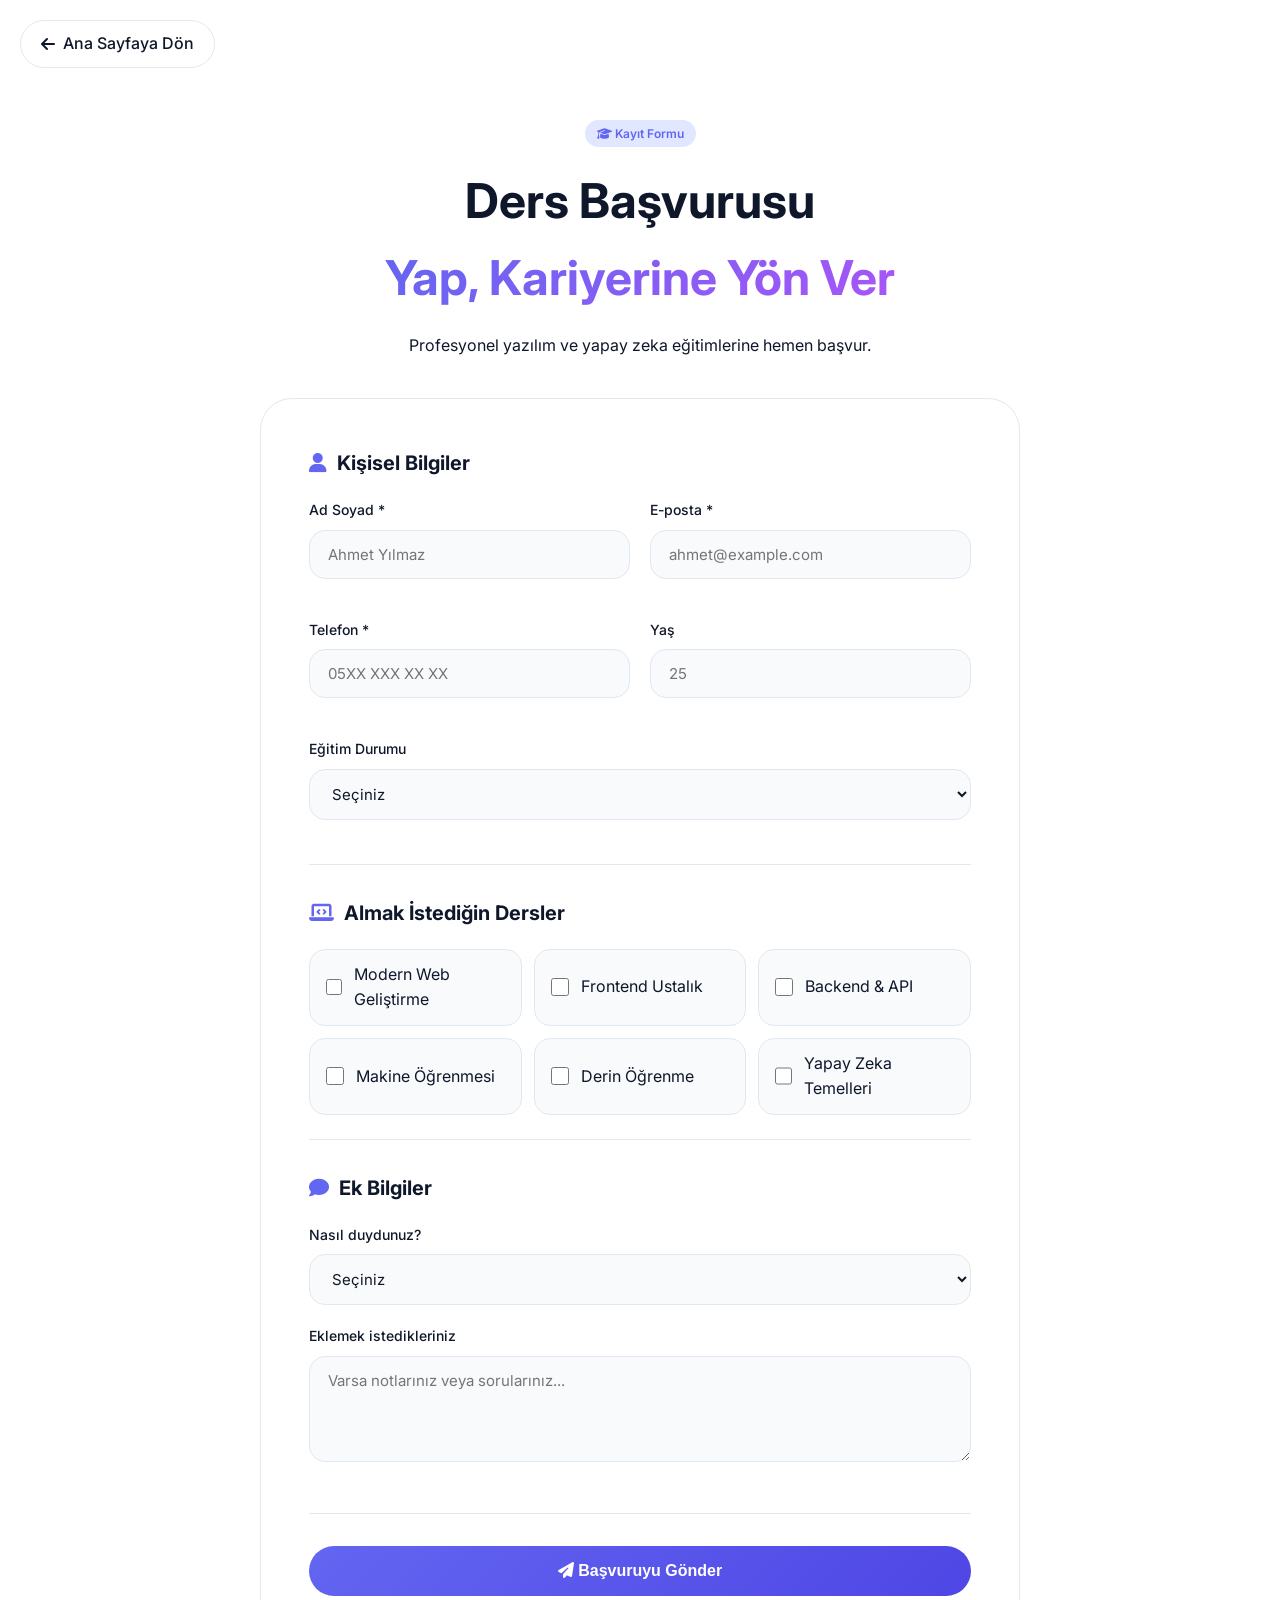
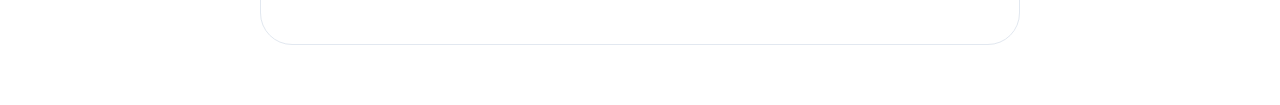
<file: apply.html>
<!DOCTYPE html>
<html lang="tr" data-theme="light">
<head>
  <meta charset="UTF-8">
  <meta name="viewport" content="width=device-width, initial-scale=1.0">
  <title>Ders Başvurusu | Eğitmen Halil</title>
  <meta name="description" content="Yazılım ve yapay zeka derslerine başvuru formu. Profesyonel eğitimler için hemen kaydolun.">
  
  <link rel="preconnect" href="https://fonts.googleapis.com">
  <link rel="preconnect" href="https://fonts.gstatic.com" crossorigin>
  <link href="https://fonts.googleapis.com/css2?family=Inter:opsz,wght@14..32,300;14..32,400;14..32,500;14..32,600;14..32,700;14..32,800&family=Space+Grotesk:wght@400;500;600;700&display=swap" rel="stylesheet">
  <link rel="stylesheet" href="https://cdnjs.cloudflare.com/ajax/libs/font-awesome/6.5.1/css/all.min.css">
  <link rel="stylesheet" href="style.css">
  
  <style>
    .apply-container {
      max-width: 800px;
      margin: 120px auto 60px;
      padding: 0 20px;
    }
    
    .apply-header {
      text-align: center;
      margin-bottom: 40px;
    }
    
    .apply-header h1 {
      font-size: 48px;
      margin-bottom: 16px;
    }
    
    .apply-card {
      background: var(--bg-card);
      border: 1px solid var(--border);
      border-radius: 32px;
      padding: 48px;
    }
    
    .form-section {
      margin-bottom: 32px;
      padding-bottom: 24px;
      border-bottom: 1px solid var(--border);
    }
    
    .form-section h3 {
      font-size: 20px;
      margin-bottom: 20px;
      display: flex;
      align-items: center;
      gap: 10px;
    }
    
    .form-section h3 i {
      color: var(--accent);
    }
    
    .form-row {
      display: grid;
      grid-template-columns: 1fr 1fr;
      gap: 20px;
      margin-bottom: 20px;
    }
    
    .form-group {
      margin-bottom: 20px;
    }
    
    .form-group label {
      display: block;
      margin-bottom: 8px;
      font-weight: 500;
      font-size: 14px;
    }
    
    .form-group input,
    .form-group select,
    .form-group textarea {
      width: 100%;
      padding: 14px 18px;
      background: var(--bg-secondary);
      border: 1px solid var(--border);
      border-radius: 16px;
      font-size: 15px;
      color: var(--text-primary);
      transition: var(--transition);
      outline: none;
      font-family: inherit;
    }
    
    .form-group input:focus,
    .form-group select:focus,
    .form-group textarea:focus {
      border-color: var(--accent);
      box-shadow: 0 0 0 3px var(--accent-glow);
    }
    
    .course-options {
      display: grid;
      grid-template-columns: repeat(auto-fill, minmax(200px, 1fr));
      gap: 12px;
      margin-top: 10px;
    }
    
    .course-checkbox {
      display: flex;
      align-items: center;
      gap: 12px;
      padding: 12px 16px;
      background: var(--bg-secondary);
      border: 1px solid var(--border);
      border-radius: 16px;
      cursor: pointer;
      transition: var(--transition);
    }
    
    .course-checkbox:hover {
      border-color: var(--accent);
    }
    
    .course-checkbox input {
      width: 18px;
      height: 18px;
      cursor: pointer;
      accent-color: var(--accent);
    }
    
    .btn-submit {
      width: 100%;
      padding: 16px;
      font-size: 16px;
      background: linear-gradient(135deg, var(--accent), var(--accent-dark));
      color: white;
      border: none;
      border-radius: 40px;
      font-weight: 600;
      cursor: pointer;
      transition: var(--transition);
    }
    
    .btn-submit:hover {
      transform: translateY(-3px);
      box-shadow: 0 8px 25px var(--accent-glow);
    }
    
    .back-to-home {
      position: fixed;
      top: 20px;
      left: 20px;
      background: var(--bg-card);
      border: 1px solid var(--border);
      border-radius: 40px;
      padding: 10px 20px;
      text-decoration: none;
      color: var(--text-primary);
      font-weight: 500;
      display: flex;
      align-items: center;
      gap: 8px;
      z-index: 100;
      transition: var(--transition);
    }
    
    .back-to-home:hover {
      border-color: var(--accent);
      color: var(--accent);
    }
    
    .success-message {
      text-align: center;
      padding: 40px;
    }
    
    .success-message i {
      font-size: 64px;
      color: #10b981;
      margin-bottom: 20px;
    }
    
    .hidden {
      display: none;
    }
    
    @media (max-width: 768px) {
      .apply-card { padding: 24px; }
      .form-row { grid-template-columns: 1fr; }
      .apply-header h1 { font-size: 32px; }
    }
  </style>
</head>
<body>

  <a href="index.html" class="back-to-home">
    <i class="fas fa-arrow-left"></i> Ana Sayfaya Dön
  </a>

  <div class="apply-container">
    <div class="apply-header">
      <span class="section-tag"><i class="fas fa-graduation-cap"></i> Kayıt Formu</span>
      <h1>Ders Başvurusu<br><span class="gradient-text">Yap, Kariyerine Yön Ver</span></h1>
      <p>Profesyonel yazılım ve yapay zeka eğitimlerine hemen başvur.</p>
    </div>

    <div class="apply-card" id="applyFormCard">
      <form id="applyForm">
        <div class="form-section">
          <h3><i class="fas fa-user"></i> Kişisel Bilgiler</h3>
          <div class="form-row">
            <div class="form-group">
              <label>Ad Soyad *</label>
              <input type="text" name="fullname" required placeholder="Ahmet Yılmaz">
            </div>
            <div class="form-group">
              <label>E-posta *</label>
              <input type="email" name="email" required placeholder="ahmet@example.com">
            </div>
          </div>
          <div class="form-row">
            <div class="form-group">
              <label>Telefon *</label>
              <input type="tel" name="phone" required placeholder="05XX XXX XX XX">
            </div>
            <div class="form-group">
              <label>Yaş</label>
              <input type="number" name="age" placeholder="25">
            </div>
          </div>
          <div class="form-group">
            <label>Eğitim Durumu</label>
            <select name="education">
              <option value="">Seçiniz</option>
              <option>Lise</option>
              <option>Ön Lisans</option>
              <option>Lisans</option>
              <option>Yüksek Lisans</option>
              <option>Doktora</option>
            </select>
          </div>
        </div>

        <div class="form-section">
          <h3><i class="fas fa-laptop-code"></i> Almak İstediğin Dersler</h3>
          <div class="course-options">
            <label class="course-checkbox">
              <input type="checkbox" name="course" value="Modern Web Geliştirme"> Modern Web Geliştirme
            </label>
            <label class="course-checkbox">
              <input type="checkbox" name="course" value="Frontend Ustalık"> Frontend Ustalık
            </label>
            <label class="course-checkbox">
              <input type="checkbox" name="course" value="Backend & API"> Backend & API
            </label>
            <label class="course-checkbox">
              <input type="checkbox" name="course" value="Makine Öğrenmesi"> Makine Öğrenmesi
            </label>
            <label class="course-checkbox">
              <input type="checkbox" name="course" value="Derin Öğrenme"> Derin Öğrenme
            </label>
            <label class="course-checkbox">
              <input type="checkbox" name="course" value="Yapay Zeka Temelleri"> Yapay Zeka Temelleri
            </label>
          </div>
        </div>

        <div class="form-section">
          <h3><i class="fas fa-comment"></i> Ek Bilgiler</h3>
          <div class="form-group">
            <label>Nasıl duydunuz?</label>
            <select name="heardFrom">
              <option value="">Seçiniz</option>
              <option>Google</option>
              <option>Instagram</option>
              <option>LinkedIn</option>
              <option>Arkadaş Tavsiyesi</option>
              <option>Diğer</option>
            </select>
          </div>
          <div class="form-group">
            <label>Eklemek istedikleriniz</label>
            <textarea name="message" rows="4" placeholder="Varsa notlarınız veya sorularınız..."></textarea>
          </div>
        </div>

        <button type="submit" class="btn-submit">
          <i class="fas fa-paper-plane"></i> Başvuruyu Gönder
        </button>
      </form>
    </div>

    <div id="successMessage" class="apply-card hidden">
      <div class="success-message">
        <i class="fas fa-check-circle"></i>
        <h2>Başvurunuz Alındı!</h2>
        <p>En kısa sürede size dönüş yapacağım.</p>
        <a href="index.html" class="btn btn-primary" style="margin-top: 30px;">Ana Sayfaya Dön</a>
      </div>
    </div>
  </div>

  <script>
    const form = document.getElementById('applyForm');
    const formCard = document.getElementById('applyFormCard');
    const successDiv = document.getElementById('successMessage');

    form.addEventListener('submit', async (e) => {
      e.preventDefault();
      
      // Form verilerini topla
      const formData = new FormData(form);
      const data = Object.fromEntries(formData.entries());
      const courses = formData.getAll('course');
      data.courses = courses.join(', ');
      
      // Web3Forms API'ye gönder (veya kendi mail servisin)
      const web3Key = '41c856f1-6f05-44e6-9732-6278487a4dd7';
      
      const submitData = new FormData();
      submitData.append('access_key', web3Key);
      submitData.append('subject', 'Yeni Ders Başvurusu');
      submitData.append('from_name', 'Başvuru Formu');
      submitData.append('name', data.fullname);
      submitData.append('email', data.email);
      submitData.append('phone', data.phone);
      submitData.append('education', data.education || '');
      submitData.append('courses', data.courses);
      submitData.append('message', `Yaş: ${data.age || 'Belirtilmemiş'}\nNasıl duydu: ${data.heardFrom || 'Belirtilmemiş'}\nNotlar: ${data.message || ''}`);
      
      try {
        const response = await fetch('https://api.web3forms.com/submit', {
          method: 'POST',
          body: submitData
        });
        const result = await response.json();
        
        if (result.success) {
          formCard.classList.add('hidden');
          successDiv.classList.remove('hidden');
          form.reset();
        } else {
          alert('Bir hata oluştu. Lütfen tekrar deneyin.');
        }
      } catch (error) {
        alert('Bağlantı hatası. Lütfen daha sonra tekrar deneyin.');
      }
    });

    // Dark/Light Mode senkronizasyonu
    const savedTheme = localStorage.getItem('theme') || 'light';
    document.documentElement.setAttribute('data-theme', savedTheme);
  </script>
</body>
</html>
</file>
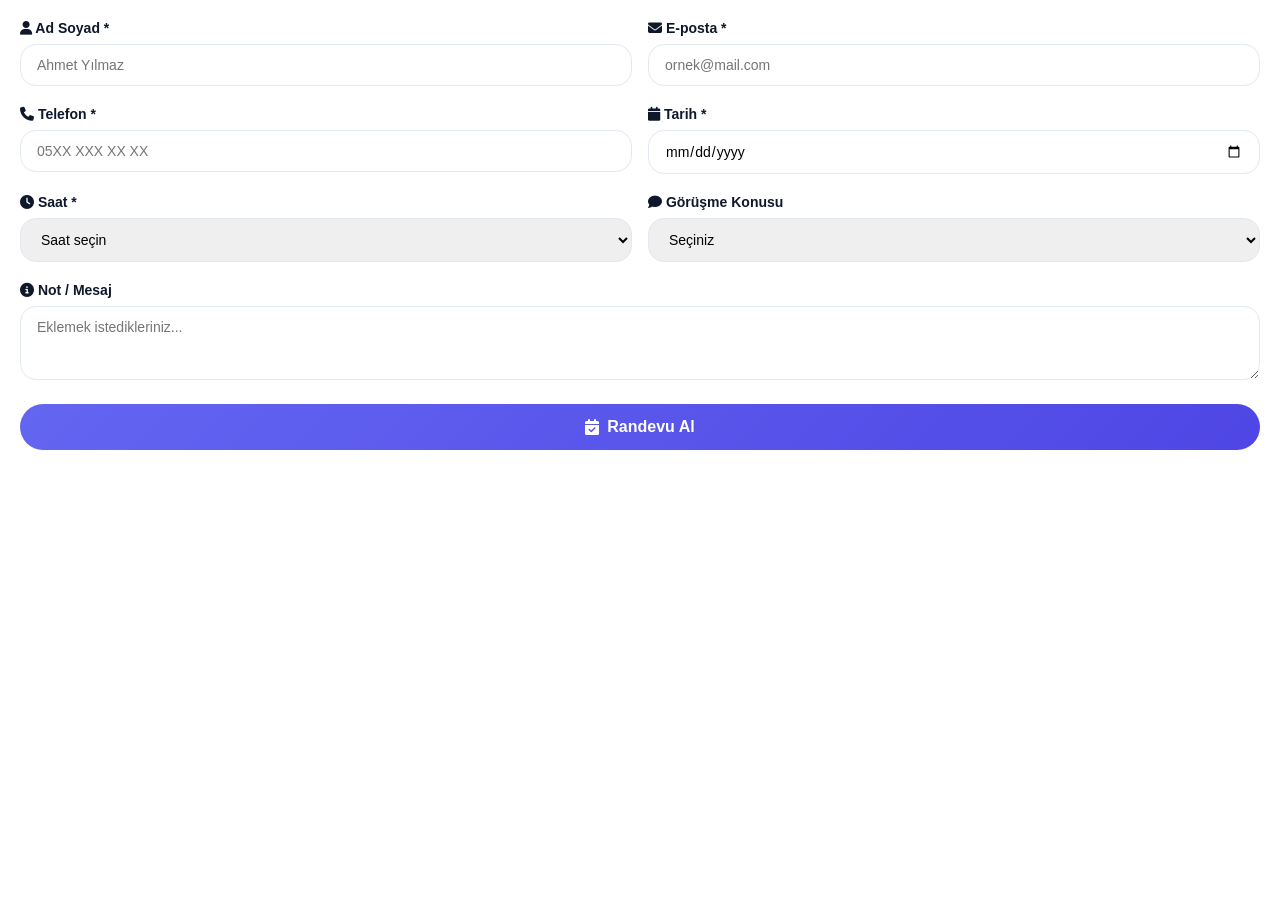
<file: appointment.html>
<!DOCTYPE html>
<html lang="tr">
<head>
  <meta charset="UTF-8">
  <meta name="viewport" content="width=device-width, initial-scale=1.0">
  <title>Randevu Al - Eğitmen Halil</title>
  <link rel="stylesheet" href="https://cdnjs.cloudflare.com/ajax/libs/font-awesome/6.5.1/css/all.min.css">
  <style>
    * {
      margin: 0;
      padding: 0;
      box-sizing: border-box;
    }
    
    body {
      font-family: 'Inter', sans-serif;
      background: transparent;
      padding: 20px;
    }
    
    .appointment-form {
      max-width: 100%;
    }
    
    .form-group {
      margin-bottom: 20px;
    }
    
    .form-group label {
      display: block;
      margin-bottom: 8px;
      font-weight: 600;
      font-size: 14px;
      color: #0f172a;
    }
    
    .form-group input,
    .form-group select,
    .form-group textarea {
      width: 100%;
      padding: 12px 16px;
      border: 1px solid #e2e8f0;
      border-radius: 16px;
      font-size: 14px;
      outline: none;
      transition: all 0.3s ease;
      font-family: inherit;
    }
    
    .form-group input:focus,
    .form-group select:focus,
    .form-group textarea:focus {
      border-color: #6366f1;
      box-shadow: 0 0 0 3px rgba(99, 102, 241, 0.2);
    }
    
    .form-row {
      display: grid;
      grid-template-columns: 1fr 1fr;
      gap: 16px;
    }
    
    .submit-btn {
      width: 100%;
      padding: 14px;
      background: linear-gradient(135deg, #6366f1, #4f46e5);
      color: white;
      border: none;
      border-radius: 40px;
      font-size: 16px;
      font-weight: 600;
      cursor: pointer;
      transition: all 0.3s ease;
      display: flex;
      align-items: center;
      justify-content: center;
      gap: 8px;
    }
    
    .submit-btn:hover {
      transform: translateY(-2px);
      box-shadow: 0 8px 20px rgba(99, 102, 241, 0.3);
    }
    
    .submit-btn:disabled {
      opacity: 0.7;
      cursor: not-allowed;
    }
    
    .status-message {
      margin-top: 16px;
      padding: 12px;
      border-radius: 12px;
      display: none;
      font-size: 14px;
    }
    
    .status-message.success {
      display: block;
      background: #10b98120;
      color: #10b981;
      border: 1px solid #10b981;
    }
    
    .status-message.error {
      display: block;
      background: #ef444420;
      color: #ef4444;
      border: 1px solid #ef4444;
    }
    
    @media (max-width: 768px) {
      .form-row {
        grid-template-columns: 1fr;
      }
    }
  </style>
</head>
<body>
  <div class="appointment-form">
    <form id="appointmentForm">
      <div class="form-row">
        <div class="form-group">
          <label><i class="fas fa-user"></i> Ad Soyad *</label>
          <input type="text" name="name" id="name" required placeholder="Ahmet Yılmaz">
        </div>
        <div class="form-group">
          <label><i class="fas fa-envelope"></i> E-posta *</label>
          <input type="email" name="email" id="email" required placeholder="ornek@mail.com">
        </div>
      </div>
      
      <div class="form-row">
        <div class="form-group">
          <label><i class="fas fa-phone"></i> Telefon *</label>
          <input type="tel" name="phone" id="phone" required placeholder="05XX XXX XX XX">
        </div>
        <div class="form-group">
          <label><i class="fas fa-calendar"></i> Tarih *</label>
          <input type="date" name="date" id="date" required>
        </div>
      </div>
      
      <div class="form-row">
        <div class="form-group">
          <label><i class="fas fa-clock"></i> Saat *</label>
          <select name="time" id="time" required>
            <option value="">Saat seçin</option>
            <option value="09:00">09:00</option>
            <option value="10:00">10:00</option>
            <option value="11:00">11:00</option>
            <option value="12:00">12:00</option>
            <option value="13:00">13:00</option>
            <option value="14:00">14:00</option>
            <option value="15:00">15:00</option>
            <option value="16:00">16:00</option>
            <option value="17:00">17:00</option>
          </select>
        </div>
        <div class="form-group">
          <label><i class="fas fa-comment"></i> Görüşme Konusu</label>
          <select name="topic" id="topic">
            <option value="">Seçiniz</option>
            <option value="Yazılım Eğitimi">Yazılım Eğitimi</option>
            <option value="Yapay Zeka Danışmanlık">Yapay Zeka Danışmanlık</option>
            <option value="Proje Teklifi">Proje Teklifi</option>
            <option value="Diğer">Diğer</option>
          </select>
        </div>
      </div>
      
      <div class="form-group">
        <label><i class="fas fa-info-circle"></i> Not / Mesaj</label>
        <textarea name="message" id="message" rows="3" placeholder="Eklemek istedikleriniz..."></textarea>
      </div>
      
      <button type="submit" class="submit-btn" id="submitBtn">
        <i class="fas fa-calendar-check"></i> Randevu Al
      </button>
      <div id="formStatus" class="status-message"></div>
    </form>
  </div>
  
  <script>
    const form = document.getElementById('appointmentForm');
    const submitBtn = document.getElementById('submitBtn');
    const statusDiv = document.getElementById('formStatus');
    
    // Bugünün tarihini min olarak ayarla
    const today = new Date().toISOString().split('T')[0];
    document.getElementById('date').min = today;
    
    form.addEventListener('submit', async (e) => {
      e.preventDefault();
      
      const name = document.getElementById('name').value;
      const email = document.getElementById('email').value;
      const phone = document.getElementById('phone').value;
      const date = document.getElementById('date').value;
      const time = document.getElementById('time').value;
      const topic = document.getElementById('topic').value;
      const message = document.getElementById('message').value;
      
      if (!name || !email || !phone || !date || !time) {
        statusDiv.className = 'status-message error';
        statusDiv.innerHTML = '<i class="fas fa-exclamation-circle"></i> Lütfen tüm zorunlu alanları doldurun!';
        setTimeout(() => statusDiv.className = 'status-message', 3000);
        return;
      }
      
      submitBtn.disabled = true;
      submitBtn.innerHTML = '<i class="fas fa-spinner fa-spin"></i> Gönderiliyor...';
      
      // Web3Forms ile bildirim gönder
      const formData = new FormData();
      formData.append('access_key', '41c856f1-6f05-44e6-9732-6278487a4dd7');
      formData.append('subject', '🔔 YENİ RANDEVU TALEBİ');
      formData.append('from_name', 'Randevu Sistemi');
      formData.append('name', name);
      formData.append('email', email);
      formData.append('phone', phone);
      formData.append('date', date);
      formData.append('time', time);
      formData.append('topic', topic);
      formData.append('message', `📅 RANDEVU DETAYLARI:\n\n👤 Ad Soyad: ${name}\n📧 E-posta: ${email}\n📞 Telefon: ${phone}\n📆 Tarih: ${date}\n⏰ Saat: ${time}\n📌 Konu: ${topic || 'Belirtilmemiş'}\n💬 Not: ${message || 'Yok'}`);
      
      try {
        const res = await fetch('https://api.web3forms.com/submit', {
          method: 'POST',
          body: formData
        });
        const json = await res.json();
        
        if (json.success) {
          statusDiv.className = 'status-message success';
          statusDiv.innerHTML = '<i class="fas fa-check-circle"></i> Randevu talebiniz alındı! En kısa sürede size dönüş yapacağım.';
          form.reset();
          
          // Ayrıca WhatsApp bildirimi (isteğe bağlı)
          const whatsappMsg = encodeURIComponent(`Merhaba, yeni bir randevu talebi var:\n\nAd Soyad: ${name}\nTarih: ${date}\nSaat: ${time}\nKonu: ${topic}\nTelefon: ${phone}`);
          
          setTimeout(() => {
            statusDiv.className = 'status-message';
          }, 5000);
        } else {
          throw new Error();
        }
      } catch (error) {
        statusDiv.className = 'status-message error';
        statusDiv.innerHTML = '<i class="fas fa-exclamation-circle"></i> Bir hata oluştu. Lütfen tekrar deneyin veya WhatsApp ile iletişime geçin.';
      } finally {
        submitBtn.disabled = false;
        submitBtn.innerHTML = '<i class="fas fa-calendar-check"></i> Randevu Al';
      }
    });
  </script>
</body>
</html>
</file>
<file: style.css>
/* ============================================================
   PROFESSIONAL STYLE SHEET - Eğitmen Halil
   Dark/Light Mode + Modern Animations + RANDEVU MODAL + DİL DROPDOWN + DETAY MODAL
   ============================================================ */

:root {
  /* Light Mode */
  --bg-primary: #ffffff;
  --bg-secondary: #f8fafc;
  --bg-card: #ffffff;
  --text-primary: #0f172a;
  --text-secondary: #475569;
  --text-muted: #94a3b8;
  --border: #e2e8f0;
  --accent: #6366f1;
  --accent-dark: #4f46e5;
  --accent-light: #e0e7ff;
  --accent-glow: rgba(99, 102, 241, 0.2);
  --shadow-sm: 0 1px 3px rgba(0,0,0,0.05);
  --shadow-md: 0 4px 12px rgba(0,0,0,0.08);
  --shadow-lg: 0 12px 40px rgba(0,0,0,0.12);
  --shadow-xl: 0 24px 60px rgba(0,0,0,0.15);
  --transition: all 0.3s cubic-bezier(0.4, 0, 0.2, 1);
}

[data-theme="dark"] {
  --bg-primary: #0f172a;
  --bg-secondary: #1e293b;
  --bg-card: #1e293b;
  --text-primary: #f1f5f9;
  --text-secondary: #cbd5e1;
  --text-muted: #64748b;
  --border: #334155;
  --accent: #818cf8;
  --accent-dark: #6366f1;
  --accent-light: #312e81;
  --accent-glow: rgba(129, 140, 248, 0.15);
  --shadow-sm: 0 1px 3px rgba(0,0,0,0.2);
  --shadow-md: 0 4px 12px rgba(0,0,0,0.25);
  --shadow-lg: 0 12px 40px rgba(0,0,0,0.35);
}

* {
  margin: 0;
  padding: 0;
  box-sizing: border-box;
}

html {
  scroll-behavior: smooth;
}

body {
  font-family: 'Inter', sans-serif;
  background: var(--bg-primary);
  color: var(--text-primary);
  line-height: 1.6;
  transition: background 0.3s ease, color 0.3s ease;
  overflow-x: hidden;
}

.container {
  max-width: 1280px;
  margin: 0 auto;
  padding: 0 32px;
}

/* ========== PRELOADER ========== */
.preloader {
  position: fixed;
  top: 0;
  left: 0;
  width: 100%;
  height: 100%;
  background: var(--bg-primary);
  display: flex;
  flex-direction: column;
  justify-content: center;
  align-items: center;
  z-index: 9999;
  transition: opacity 0.5s ease;
}

.preloader.hide {
  opacity: 0;
  pointer-events: none;
}

.preloader-spinner {
  width: 50px;
  height: 50px;
  border: 3px solid var(--border);
  border-top-color: var(--accent);
  border-radius: 50%;
  animation: spin 1s linear infinite;
}

@keyframes spin {
  to { transform: rotate(360deg); }
}

.preloader p {
  margin-top: 16px;
  color: var(--text-secondary);
}

/* ========== NAVBAR ========== */
.navbar {
  position: fixed;
  top: 0;
  left: 0;
  width: 100%;
  background: rgba(var(--bg-primary), 0.9);
  backdrop-filter: blur(12px);
  z-index: 1000;
  padding: 16px 0;
  transition: var(--transition);
  border-bottom: 1px solid var(--border);
}

.navbar .container {
  display: flex;
  justify-content: space-between;
  align-items: center;
}

.logo {
  font-size: 28px;
  font-weight: 800;
  font-family: 'Space Grotesk', monospace;
  text-decoration: none;
  color: var(--text-primary);
}

.logo span {
  color: var(--accent);
}

.nav-links {
  display: flex;
  gap: 32px;
  list-style: none;
}

.nav-links a {
  text-decoration: none;
  color: var(--text-secondary);
  font-weight: 500;
  transition: var(--transition);
  font-size: 15px;
}

.nav-links a:hover,
.nav-links a.active {
  color: var(--accent);
}

.nav-actions {
  display: flex;
  align-items: center;
  gap: 16px;
}

/* ========== DİL DROPDOWN MENÜ ========== */
.lang-dropdown {
  position: relative;
}

.lang-dropdown-btn {
  background: var(--bg-secondary);
  border: 1px solid var(--border);
  padding: 8px 16px;
  border-radius: 40px;
  font-size: 14px;
  font-weight: 500;
  cursor: pointer;
  color: var(--text-primary);
  display: flex;
  align-items: center;
  gap: 8px;
  transition: var(--transition);
}

.lang-dropdown-btn:hover {
  border-color: var(--accent);
  color: var(--accent);
}

.lang-dropdown-menu {
  position: absolute;
  top: 50px;
  right: 0;
  background: var(--bg-card);
  border: 1px solid var(--border);
  border-radius: 16px;
  padding: 8px;
  min-width: 160px;
  box-shadow: var(--shadow-lg);
  opacity: 0;
  visibility: hidden;
  transform: translateY(-10px);
  transition: all 0.2s ease;
  z-index: 100;
}

.lang-dropdown-menu.show {
  opacity: 1;
  visibility: visible;
  transform: translateY(0);
}

.lang-option {
  width: 100%;
  padding: 10px 16px;
  background: none;
  border: none;
  border-radius: 12px;
  font-size: 14px;
  cursor: pointer;
  color: var(--text-primary);
  text-align: left;
  display: flex;
  align-items: center;
  gap: 8px;
  transition: var(--transition);
}

.lang-option:hover {
  background: var(--bg-secondary);
  color: var(--accent);
}

.theme-toggle {
  background: var(--bg-secondary);
  border: 1px solid var(--border);
  width: 40px;
  height: 40px;
  border-radius: 12px;
  cursor: pointer;
  font-size: 18px;
  color: var(--text-primary);
  transition: var(--transition);
}

.theme-toggle:hover {
  background: var(--accent);
  color: white;
  border-color: var(--accent);
}

.btn-quiz-nav {
  background: linear-gradient(135deg, var(--accent), var(--accent-dark));
  color: white;
  padding: 8px 20px;
  border-radius: 40px;
  text-decoration: none;
  font-weight: 600;
  font-size: 14px;
  transition: var(--transition);
  display: flex;
  align-items: center;
  gap: 8px;
}

.btn-quiz-nav:hover {
  transform: translateY(-2px);
  box-shadow: 0 8px 20px var(--accent-glow);
}

.mobile-menu-btn {
  display: none;
  background: none;
  border: none;
  font-size: 24px;
  color: var(--text-primary);
  cursor: pointer;
}

.mobile-menu {
  display: none;
  position: fixed;
  top: 70px;
  left: 0;
  width: 100%;
  background: var(--bg-primary);
  border-bottom: 1px solid var(--border);
  padding: 20px;
  z-index: 999;
  flex-direction: column;
  gap: 16px;
}

.mobile-menu.active {
  display: flex;
}

.mobile-menu a {
  text-decoration: none;
  color: var(--text-secondary);
  font-size: 18px;
  padding: 10px;
  border-radius: 12px;
  transition: var(--transition);
}

.mobile-menu a:hover {
  background: var(--bg-secondary);
  color: var(--accent);
}

.mobile-quiz-btn {
  background: linear-gradient(135deg, var(--accent), var(--accent-dark));
  color: white !important;
  text-align: center;
}

/* ========== RANDEVU FLOAT BUTON ========== */
.appointment-float {
  position: fixed;
  bottom: 100px;
  right: 30px;
  z-index: 1000;
}

.appointment-btn {
  background: linear-gradient(135deg, #10b981, #059669);
  color: white;
  border: none;
  padding: 14px 24px;
  border-radius: 60px;
  font-size: 15px;
  font-weight: 600;
  cursor: pointer;
  display: flex;
  align-items: center;
  gap: 10px;
  box-shadow: 0 4px 15px rgba(16, 185, 129, 0.3);
  transition: var(--transition);
}

.appointment-btn:hover {
  transform: translateY(-3px);
  box-shadow: 0 8px 25px rgba(16, 185, 129, 0.4);
}

/* ========== MODAL (ORTak) ========== */
.modal {
  display: none;
  position: fixed;
  top: 0;
  left: 0;
  width: 100%;
  height: 100%;
  background: rgba(0, 0, 0, 0.7);
  backdrop-filter: blur(8px);
  z-index: 2000;
  align-items: center;
  justify-content: center;
}

.modal.show {
  display: flex;
}

.modal-content {
  background: var(--bg-card);
  border-radius: 32px;
  width: 90%;
  max-width: 550px;
  max-height: 90vh;
  overflow: hidden;
  box-shadow: var(--shadow-xl);
  animation: modalFadeIn 0.3s ease;
}

/* Detay Modal için daha geniş içerik */
.detail-modal-content {
  max-width: 700px;
}

@keyframes modalFadeIn {
  from {
    opacity: 0;
    transform: scale(0.95);
  }
  to {
    opacity: 1;
    transform: scale(1);
  }
}

.modal-header {
  display: flex;
  justify-content: space-between;
  align-items: center;
  padding: 20px 24px;
  border-bottom: 1px solid var(--border);
}

.modal-header h3 {
  font-size: 20px;
  display: flex;
  align-items: center;
  gap: 10px;
  color: var(--text-primary);
}

.modal-header h3 i {
  color: var(--accent);
}

.modal-close {
  background: var(--bg-secondary);
  border: none;
  width: 36px;
  height: 36px;
  border-radius: 50%;
  font-size: 24px;
  cursor: pointer;
  color: var(--text-secondary);
  transition: var(--transition);
  display: flex;
  align-items: center;
  justify-content: center;
}

.modal-close:hover {
  background: var(--accent-light);
  color: var(--accent);
}

.modal-body {
  padding: 24px;
  max-height: calc(90vh - 80px);
  overflow-y: auto;
}

/* ========== DETAY MODAL İÇERİK STILLERİ ========== */
.detail-icon {
  font-size: 48px;
  margin-bottom: 16px;
  text-align: center;
}

.detail-title {
  font-size: 28px;
  font-weight: 700;
  margin-bottom: 16px;
  text-align: center;
  color: var(--text-primary);
}

.detail-description {
  font-size: 16px;
  color: var(--text-secondary);
  line-height: 1.8;
  margin-bottom: 24px;
}

.detail-section {
  margin-bottom: 24px;
  padding: 16px;
  background: var(--bg-secondary);
  border-radius: 20px;
}

.detail-section h4 {
  font-size: 18px;
  font-weight: 600;
  margin-bottom: 12px;
  color: var(--accent);
  display: flex;
  align-items: center;
  gap: 8px;
}

.detail-section p {
  color: var(--text-secondary);
  font-size: 14px;
  line-height: 1.7;
}

.detail-list {
  display: flex;
  flex-wrap: wrap;
  gap: 10px;
  margin-top: 12px;
}

.detail-list-item {
  background: var(--bg-card);
  padding: 6px 14px;
  border-radius: 20px;
  font-size: 13px;
  color: var(--accent);
  border: 1px solid var(--border);
}

.detail-buttons {
  display: flex;
  gap: 16px;
  margin-top: 24px;
  justify-content: center;
}

.detail-buttons .btn {
  padding: 12px 28px;
}

/* ========== HERO SECTION ========== */
.hero {
  min-height: 100vh;
  display: flex;
  align-items: center;
  position: relative;
  overflow: hidden;
  padding-top: 80px;
}

.hero-bg {
  position: absolute;
  top: -50%;
  right: -30%;
  width: 80%;
  height: 80%;
  background: radial-gradient(circle, var(--accent-glow) 0%, transparent 70%);
  filter: blur(80px);
  pointer-events: none;
}

.hero .container {
  display: grid;
  grid-template-columns: 1fr 1fr;
  gap: 60px;
  align-items: center;
}

.hero-badge {
  display: inline-flex;
  align-items: center;
  gap: 8px;
  background: var(--bg-secondary);
  border: 1px solid var(--border);
  padding: 6px 16px;
  border-radius: 40px;
  font-size: 13px;
  font-weight: 500;
  color: var(--text-secondary);
  margin-bottom: 24px;
}

.badge-dot {
  width: 8px;
  height: 8px;
  background: var(--accent);
  border-radius: 50%;
  animation: pulse 2s infinite;
}

@keyframes pulse {
  0%, 100% { opacity: 1; transform: scale(1); }
  50% { opacity: 0.5; transform: scale(1.2); }
}

.hero-title {
  font-size: 56px;
  font-weight: 800;
  line-height: 1.2;
  margin-bottom: 24px;
  font-family: 'Space Grotesk', monospace;
}

.gradient-text {
  background: linear-gradient(135deg, var(--accent), #a855f7);
  -webkit-background-clip: text;
  background-clip: text;
  color: transparent;
}

.hero-desc {
  font-size: 18px;
  color: var(--text-secondary);
  margin-bottom: 32px;
  max-width: 500px;
}

.hero-buttons {
  display: flex;
  gap: 16px;
  margin-bottom: 48px;
}

.btn {
  display: inline-flex;
  align-items: center;
  gap: 10px;
  padding: 12px 28px;
  border-radius: 40px;
  font-weight: 600;
  text-decoration: none;
  transition: var(--transition);
  cursor: pointer;
  border: none;
  font-size: 15px;
}

.btn-primary {
  background: linear-gradient(135deg, var(--accent), var(--accent-dark));
  color: white;
  box-shadow: 0 4px 14px var(--accent-glow);
}

.btn-primary:hover {
  transform: translateY(-3px);
  box-shadow: 0 8px 25px var(--accent-glow);
}

.btn-outline {
  background: transparent;
  border: 2px solid var(--border);
  color: var(--text-primary);
}

.btn-outline:hover {
  border-color: var(--accent);
  color: var(--accent);
  transform: translateY(-3px);
}

.btn-large {
  padding: 16px 40px;
  font-size: 18px;
}

.btn-block {
  width: 100%;
  justify-content: center;
}

.hero-stats {
  display: flex;
  gap: 40px;
}

.stat {
  text-align: center;
}

.stat-number {
  display: block;
  font-size: 32px;
  font-weight: 800;
  color: var(--accent);
  font-family: 'Space Grotesk', monospace;
}

.stat-label {
  font-size: 14px;
  color: var(--text-muted);
}

.hero-avatar {
  position: relative;
  display: flex;
  justify-content: center;
  align-items: center;
}

.avatar-ring {
  position: absolute;
  width: 320px;
  height: 320px;
  border-radius: 50%;
  background: conic-gradient(from 0deg, var(--accent), #a855f7, #06b6d4, var(--accent));
  animation: spin 8s linear infinite;
}

@keyframes spin {
  to { transform: rotate(360deg); }
}

.avatar-inner {
  width: 280px;
  height: 280px;
  background: linear-gradient(135deg, var(--accent-light), var(--bg-secondary));
  border-radius: 50%;
  display: flex;
  align-items: center;
  justify-content: center;
  font-size: 100px;
  color: var(--accent);
  position: relative;
  z-index: 1;
  border: 4px solid var(--bg-primary);
}

/* ========== SECTION COMMON ========== */
section {
  padding: 100px 0;
}

.section-header {
  text-align: center;
  margin-bottom: 60px;
}

.section-tag {
  display: inline-block;
  background: var(--accent-light);
  color: var(--accent);
  padding: 4px 12px;
  border-radius: 40px;
  font-size: 12px;
  font-weight: 600;
  margin-bottom: 16px;
}

.section-title {
  font-size: 42px;
  font-weight: 800;
  font-family: 'Space Grotesk', monospace;
  line-height: 1.2;
  margin-bottom: 16px;
}

.section-desc {
  max-width: 600px;
  margin: 0 auto;
  color: var(--text-secondary);
  font-size: 18px;
}

/* ========== ABOUT ========== */
.about-grid {
  display: grid;
  grid-template-columns: 1fr 1fr;
  gap: 60px;
}

.about-content p {
  color: var(--text-secondary);
  margin-bottom: 20px;
  font-size: 16px;
  line-height: 1.8;
}

.about-features {
  display: grid;
  grid-template-columns: 1fr 1fr;
  gap: 12px;
  margin: 32px 0;
}

.feature {
  display: flex;
  align-items: center;
  gap: 10px;
  color: var(--text-primary);
  font-size: 14px;
}

.feature i {
  color: var(--accent);
}

.about-stats {
  display: grid;
  grid-template-columns: 1fr 1fr;
  gap: 20px;
}

.stat-card {
  background: var(--bg-card);
  border: 1px solid var(--border);
  border-radius: 20px;
  padding: 24px;
  display: flex;
  align-items: center;
  gap: 16px;
  transition: var(--transition);
}

.stat-card:hover {
  transform: translateY(-5px);
  box-shadow: var(--shadow-lg);
}

.stat-card i {
  font-size: 36px;
  color: var(--accent);
}

.stat-value {
  display: block;
  font-size: 28px;
  font-weight: 800;
  color: var(--text-primary);
}

.stat-name {
  font-size: 14px;
  color: var(--text-muted);
}

/* ========== COURSES GRID ========== */
.courses-grid {
  display: grid;
  grid-template-columns: repeat(auto-fill, minmax(320px, 1fr));
  gap: 30px;
  margin-bottom: 40px;
}

.course-card {
  background: var(--bg-card);
  border: 1px solid var(--border);
  border-radius: 24px;
  padding: 28px;
  transition: var(--transition);
  cursor: pointer;
}

.course-card:hover {
  transform: translateY(-8px);
  box-shadow: var(--shadow-xl);
  border-color: var(--accent);
}

.course-icon {
  width: 60px;
  height: 60px;
  background: var(--accent-light);
  border-radius: 16px;
  display: flex;
  align-items: center;
  justify-content: center;
  font-size: 30px;
  margin-bottom: 20px;
}

.course-card h3 {
  font-size: 22px;
  margin-bottom: 12px;
}

.course-card p {
  color: var(--text-secondary);
  margin-bottom: 16px;
  line-height: 1.6;
}

.course-meta {
  display: flex;
  gap: 16px;
  margin-bottom: 20px;
  font-size: 13px;
  color: var(--text-muted);
}

.course-meta span {
  display: flex;
  align-items: center;
  gap: 6px;
}

.course-features {
  display: flex;
  flex-wrap: wrap;
  gap: 8px;
  margin-bottom: 24px;
}

.course-feature {
  background: var(--bg-secondary);
  padding: 4px 12px;
  border-radius: 20px;
  font-size: 12px;
  color: var(--text-secondary);
}

.course-btn {
  width: 100%;
  background: transparent;
  border: 1px solid var(--border);
  color: var(--text-primary);
}

.course-btn:hover {
  background: var(--accent);
  border-color: var(--accent);
  color: white;
}

.search-box {
  display: flex;
  align-items: center;
  background: var(--bg-card);
  border: 1px solid var(--border);
  border-radius: 60px;
  padding: 6px 20px;
  max-width: 400px;
  margin: 0 auto;
}

.search-box i {
  color: var(--text-muted);
  font-size: 18px;
}

.search-box input {
  background: none;
  border: none;
  padding: 14px 12px;
  width: 100%;
  outline: none;
  color: var(--text-primary);
  font-size: 15px;
}

/* ========== AI EDUCATION ========== */
.ai-education {
  background: var(--bg-secondary);
}

.ai-grid {
  display: grid;
  grid-template-columns: repeat(auto-fill, minmax(280px, 1fr));
  gap: 30px;
  margin-bottom: 48px;
}

.ai-card {
  background: var(--bg-card);
  border: 1px solid var(--border);
  border-radius: 24px;
  padding: 32px;
  text-align: center;
  transition: var(--transition);
  cursor: pointer;
}

.ai-card:hover {
  transform: translateY(-5px);
  box-shadow: var(--shadow-lg);
}

.ai-card i {
  font-size: 48px;
  color: var(--accent);
  margin-bottom: 20px;
}

.ai-card h3 {
  font-size: 20px;
  margin-bottom: 12px;
}

.ai-card p {
  color: var(--text-secondary);
  font-size: 14px;
  line-height: 1.6;
}

.ai-cta {
  text-align: center;
}

/* ========== PROJECTS ========== */
.projects-grid {
  display: grid;
  grid-template-columns: repeat(auto-fill, minmax(350px, 1fr));
  gap: 30px;
}

.project-card {
  background: var(--bg-card);
  border: 1px solid var(--border);
  border-radius: 24px;
  overflow: hidden;
  transition: var(--transition);
  cursor: pointer;
}

.project-card:hover {
  transform: translateY(-5px);
  box-shadow: var(--shadow-xl);
}

.project-img {
  height: 200px;
  background: linear-gradient(135deg, var(--accent-light), var(--bg-secondary));
  display: flex;
  align-items: center;
  justify-content: center;
  font-size: 60px;
}

.project-content {
  padding: 24px;
}

.project-content h3 {
  font-size: 20px;
  margin-bottom: 10px;
}

.project-content p {
  color: var(--text-secondary);
  font-size: 14px;
  margin-bottom: 16px;
}

.project-tags {
  display: flex;
  flex-wrap: wrap;
  gap: 8px;
  margin-bottom: 20px;
}

.project-tag {
  background: var(--bg-secondary);
  padding: 4px 12px;
  border-radius: 20px;
  font-size: 11px;
  color: var(--accent);
  font-weight: 600;
}

.project-links {
  display: flex;
  gap: 12px;
}

.project-links a {
  text-decoration: none;
  font-size: 13px;
  font-weight: 600;
  color: var(--accent);
}

/* ========== CONTACT ========== */
.contact-grid {
  display: grid;
  grid-template-columns: 1fr 1.5fr;
  gap: 50px;
}

.contact-info h3 {
  font-size: 28px;
  margin-bottom: 20px;
}

.contact-info p {
  color: var(--text-secondary);
  margin-bottom: 32px;
  line-height: 1.8;
}

.contact-details {
  display: flex;
  flex-direction: column;
  gap: 20px;
  margin-bottom: 32px;
}

.contact-item {
  display: flex;
  align-items: center;
  gap: 14px;
  color: var(--text-secondary);
}

.contact-item i {
  width: 40px;
  height: 40px;
  background: var(--bg-secondary);
  border-radius: 12px;
  display: flex;
  align-items: center;
  justify-content: center;
  font-size: 18px;
  color: var(--accent);
}

.social-links {
  display: flex;
  gap: 15px;
}

.social-links a {
  width: 44px;
  height: 44px;
  background: var(--bg-secondary);
  border-radius: 12px;
  display: flex;
  align-items: center;
  justify-content: center;
  font-size: 20px;
  color: var(--text-primary);
  transition: var(--transition);
}

.social-links a:hover {
  background: var(--accent);
  color: white;
  transform: translateY(-3px);
}

.contact-form {
  background: var(--bg-card);
  border: 1px solid var(--border);
  border-radius: 28px;
  padding: 40px;
}

.form-group {
  margin-bottom: 20px;
}

.form-group input,
.form-group textarea {
  width: 100%;
  padding: 14px 18px;
  background: var(--bg-secondary);
  border: 1px solid var(--border);
  border-radius: 16px;
  font-size: 15px;
  color: var(--text-primary);
  transition: var(--transition);
  outline: none;
  font-family: inherit;
}

.form-group input:focus,
.form-group textarea:focus {
  border-color: var(--accent);
  box-shadow: 0 0 0 3px var(--accent-glow);
}

.form-status {
  margin-top: 16px;
  padding: 12px;
  border-radius: 12px;
  display: none;
}

.form-status.success {
  display: block;
  background: #10b98120;
  color: #10b981;
  border: 1px solid #10b981;
}

.form-status.error {
  display: block;
  background: #ef444420;
  color: #ef4444;
  border: 1px solid #ef4444;
}

/* ========== FOOTER ========== */
.footer {
  background: var(--bg-secondary);
  border-top: 1px solid var(--border);
  padding: 60px 0 40px;
}

.footer-content {
  display: flex;
  justify-content: space-between;
  align-items: center;
  flex-wrap: wrap;
  gap: 30px;
}

.footer-logo h3 {
  font-size: 26px;
  font-weight: 800;
}

.footer-logo span {
  color: var(--accent);
}

.footer-logo p {
  color: var(--text-muted);
  font-size: 14px;
}

.footer-links {
  display: flex;
  gap: 30px;
  flex-wrap: wrap;
}

.footer-links a {
  text-decoration: none;
  color: var(--text-secondary);
  transition: var(--transition);
}

.footer-links a:hover {
  color: var(--accent);
}

.footer-copyright p {
  color: var(--text-muted);
  font-size: 13px;
}

/* ========== WHATSAPP FLOAT ========== */
.whatsapp-float {
  position: fixed;
  bottom: 30px;
  right: 30px;
  width: 55px;
  height: 55px;
  background: #25d366;
  border-radius: 50%;
  display: flex;
  align-items: center;
  justify-content: center;
  font-size: 28px;
  color: white;
  text-decoration: none;
  box-shadow: 0 4px 15px rgba(37, 211, 102, 0.3);
  transition: var(--transition);
  z-index: 1000;
}

.whatsapp-float:hover {
  transform: scale(1.1);
  background: #20ba5a;
}

/* ========== BACK TO TOP ========== */
.back-to-top {
  position: fixed;
  bottom: 30px;
  left: 30px;
  width: 45px;
  height: 45px;
  background: var(--accent);
  color: white;
  border: none;
  border-radius: 12px;
  cursor: pointer;
  display: flex;
  align-items: center;
  justify-content: center;
  font-size: 20px;
  opacity: 0;
  visibility: hidden;
  transition: var(--transition);
  z-index: 999;
  box-shadow: var(--shadow-md);
}

.back-to-top.visible {
  opacity: 1;
  visibility: visible;
}

.back-to-top:hover {
  background: var(--accent-dark);
  transform: translateY(-3px);
}

/* ========== RESPONSIVE ========== */
/* ========== RESPONSIVE ========== */
@media (max-width: 1024px) {
  .hero-title { font-size: 44px; }
  .section-title { font-size: 36px; }
  .detail-modal-content { max-width: 90%; }
}

@media (max-width: 768px) {
  .nav-links { display: none; }
  .mobile-menu-btn { display: block; }
  .lang-dropdown { order: -1; }
  
  .hero .container { 
    grid-template-columns: 1fr; 
    text-align: center; 
    gap: 30px;
  }
  .hero-content { 
    order: 2; 
  }
  .hero-image { 
    order: 1; 
  }
  .hero-desc { 
    margin-left: auto; 
    margin-right: auto; 
  }
  .hero-buttons { 
    justify-content: center; 
    flex-wrap: wrap;
  }
  .hero-stats { 
    justify-content: center; 
    flex-wrap: wrap;
    gap: 20px;
  }
  .stat {
    flex: 1;
    min-width: 80px;
  }
  .stat-number {
    font-size: 24px;
  }
  .stat-label {
    font-size: 12px;
  }
  
  .hero-title {
    font-size: 32px;
  }
  .hero-desc {
    font-size: 15px;
    padding: 0 10px;
  }
  
  .section-title { 
    font-size: 28px; 
  }
  .section-desc {
    font-size: 14px;
    padding: 0 15px;
  }
  
  .about-grid { 
    grid-template-columns: 1fr; 
    gap: 30px;
  }
  .about-features {
    grid-template-columns: 1fr;
  }
  .about-stats {
    grid-template-columns: repeat(2, 1fr);
    gap: 12px;
  }
  .stat-card {
    padding: 16px;
  }
  .stat-card i {
    font-size: 28px;
  }
  .stat-value {
    font-size: 22px;
  }
  
  .contact-grid { 
    grid-template-columns: 1fr; 
    gap: 30px;
  }
  .contact-form {
    padding: 24px;
  }
  .footer-content { 
    flex-direction: column; 
    text-align: center; 
  }
  .footer-links {
    justify-content: center;
  }
  
  .container { 
    padding: 0 16px; 
  }
  section { 
    padding: 50px 0; 
  }
  
  .avatar-ring { 
    width: 200px; 
    height: 200px; 
  }
  .avatar-inner { 
    width: 170px; 
    height: 170px; 
    font-size: 60px; 
  }
  
  .appointment-float { 
    bottom: 80px; 
    right: 16px; 
  }
  .appointment-btn { 
    padding: 10px 16px; 
    font-size: 12px; 
  }
  
  .modal-content { 
    width: 95%; 
    margin: 20px; 
    max-width: none;
  }
  .detail-modal-content {
    max-width: 95%;
  }
  .detail-title {
    font-size: 20px;
  }
  .detail-buttons { 
    flex-direction: column; 
  }
  .detail-buttons .btn { 
    width: 100%; 
    justify-content: center; 
  }
  
  .lang-dropdown-menu {
    right: -20px;
    min-width: 140px;
  }
  
  .courses-grid { 
    grid-template-columns: 1fr; 
    gap: 20px;
  }
  .projects-grid { 
    grid-template-columns: 1fr; 
    gap: 20px;
  }
  .ai-grid { 
    grid-template-columns: 1fr; 
    gap: 20px;
  }
  
  .course-card, .ai-card, .project-card {
    padding: 20px;
  }
  .course-card h3, .ai-card h3, .project-card h3 {
    font-size: 18px;
  }
  .course-card p, .ai-card p, .project-content p {
    font-size: 13px;
  }
  
  .search-box {
    max-width: 90%;
  }
  .search-box input {
    font-size: 14px;
    padding: 10px;
  }
  
  .btn {
    padding: 10px 20px;
    font-size: 13px;
  }
  .btn-large {
    padding: 12px 24px;
    font-size: 14px;
  }
  
  .hero-badge {
    font-size: 11px;
    padding: 4px 12px;
  }
  
  .section-header {
    margin-bottom: 30px;
  }
  .section-tag {
    font-size: 11px;
  }
}

@media (max-width: 480px) {
  .hero-title { 
    font-size: 28px; 
  }
  .section-title { 
    font-size: 24px; 
  }
  .stat-number {
    font-size: 20px;
  }
  .stat-label {
    font-size: 10px;
  }
  
  .about-stats {
    grid-template-columns: 1fr;
  }
  
  .avatar-ring { 
    width: 150px; 
    height: 150px; 
  }
  .avatar-inner { 
    width: 130px; 
    height: 130px; 
    font-size: 50px; 
  }
  
  .lang-dropdown-btn { 
    padding: 5px 10px; 
    font-size: 11px; 
  }
  .lang-dropdown-menu { 
    min-width: 130px; 
    right: -30px;
  }
  .lang-option {
    font-size: 12px;
    padding: 8px 12px;
  }
  
  .modal-header h3 {
    font-size: 16px;
  }
  .modal-body {
    padding: 16px;
  }
  
  .appointment-float {
    bottom: 70px;
    right: 12px;
  }
  .appointment-btn {
    padding: 8px 14px;
    font-size: 11px;
  }
  .appointment-btn i {
    font-size: 12px;
  }
  
  .whatsapp-float {
    bottom: 20px;
    right: 16px;
    width: 45px;
    height: 45px;
    font-size: 24px;
  }
  
  .back-to-top {
    bottom: 20px;
    left: 16px;
    width: 40px;
    height: 40px;
    font-size: 18px;
  }
}
</file>
